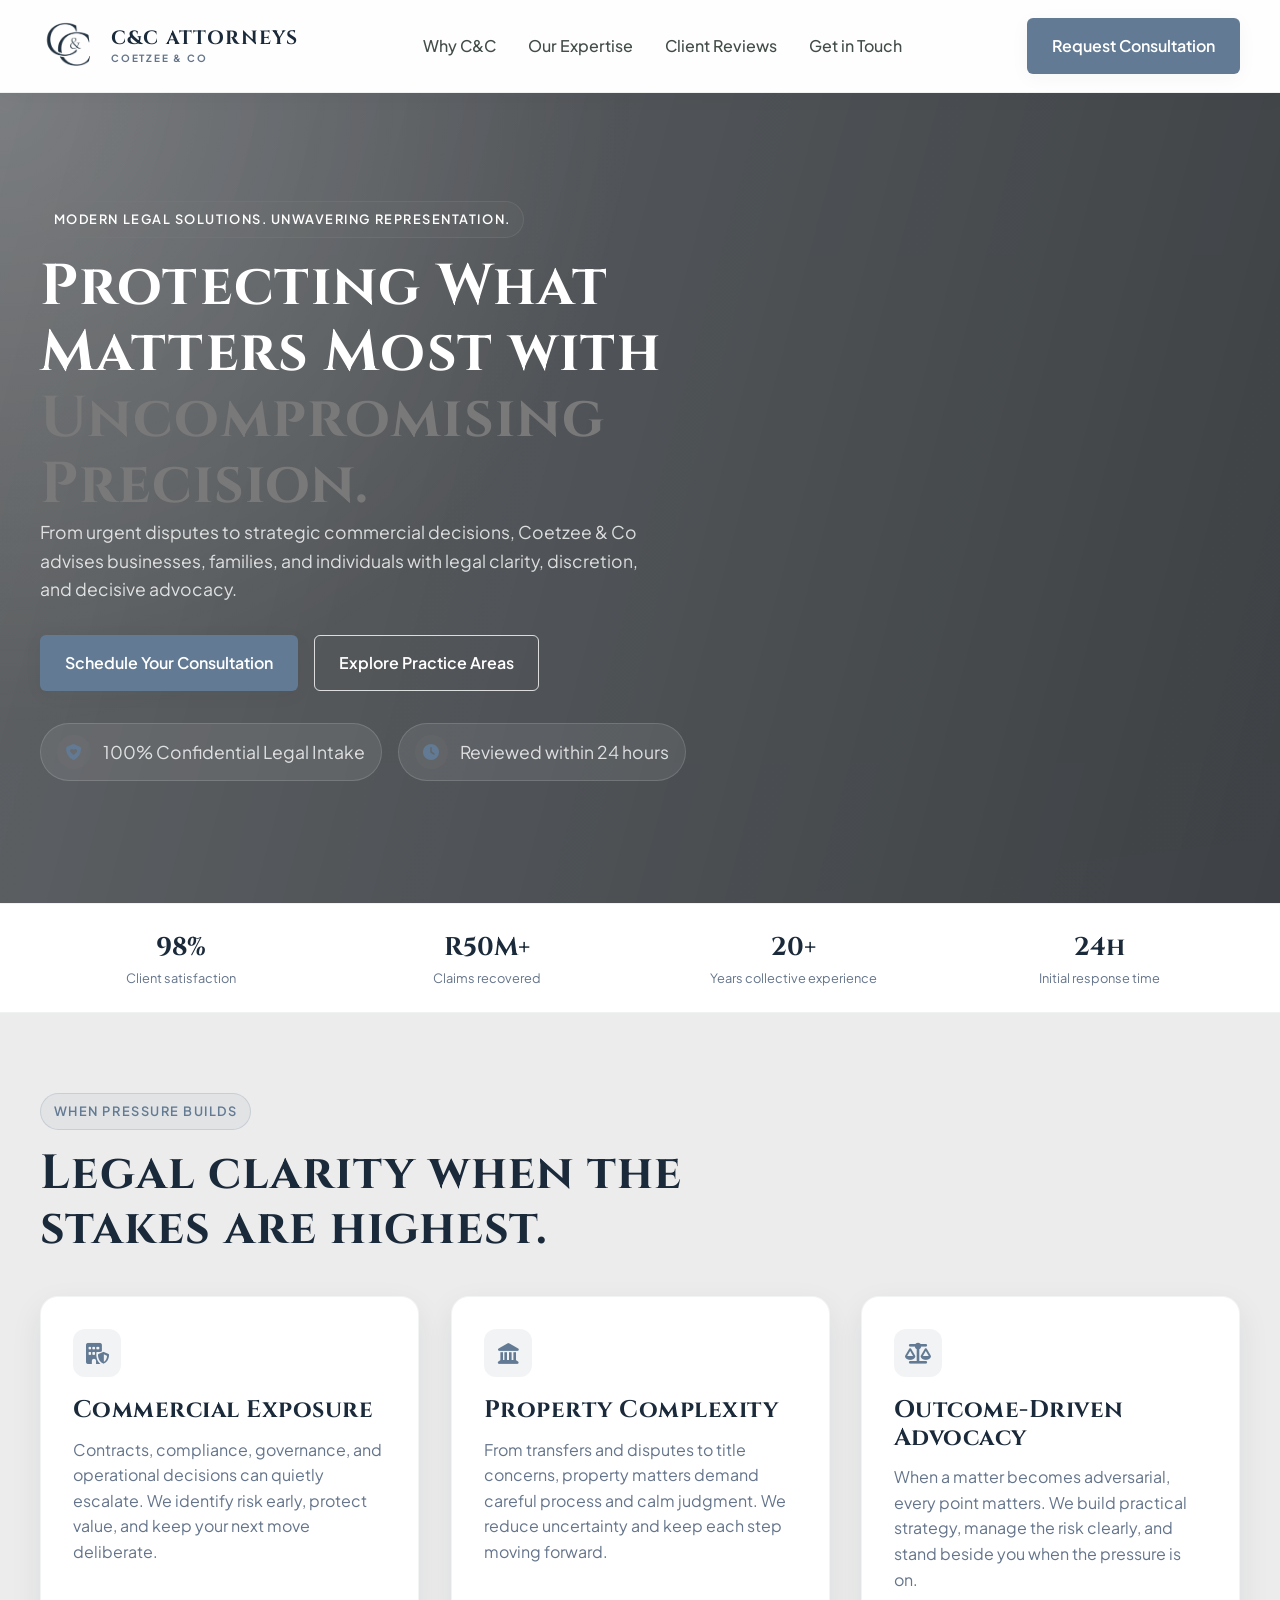
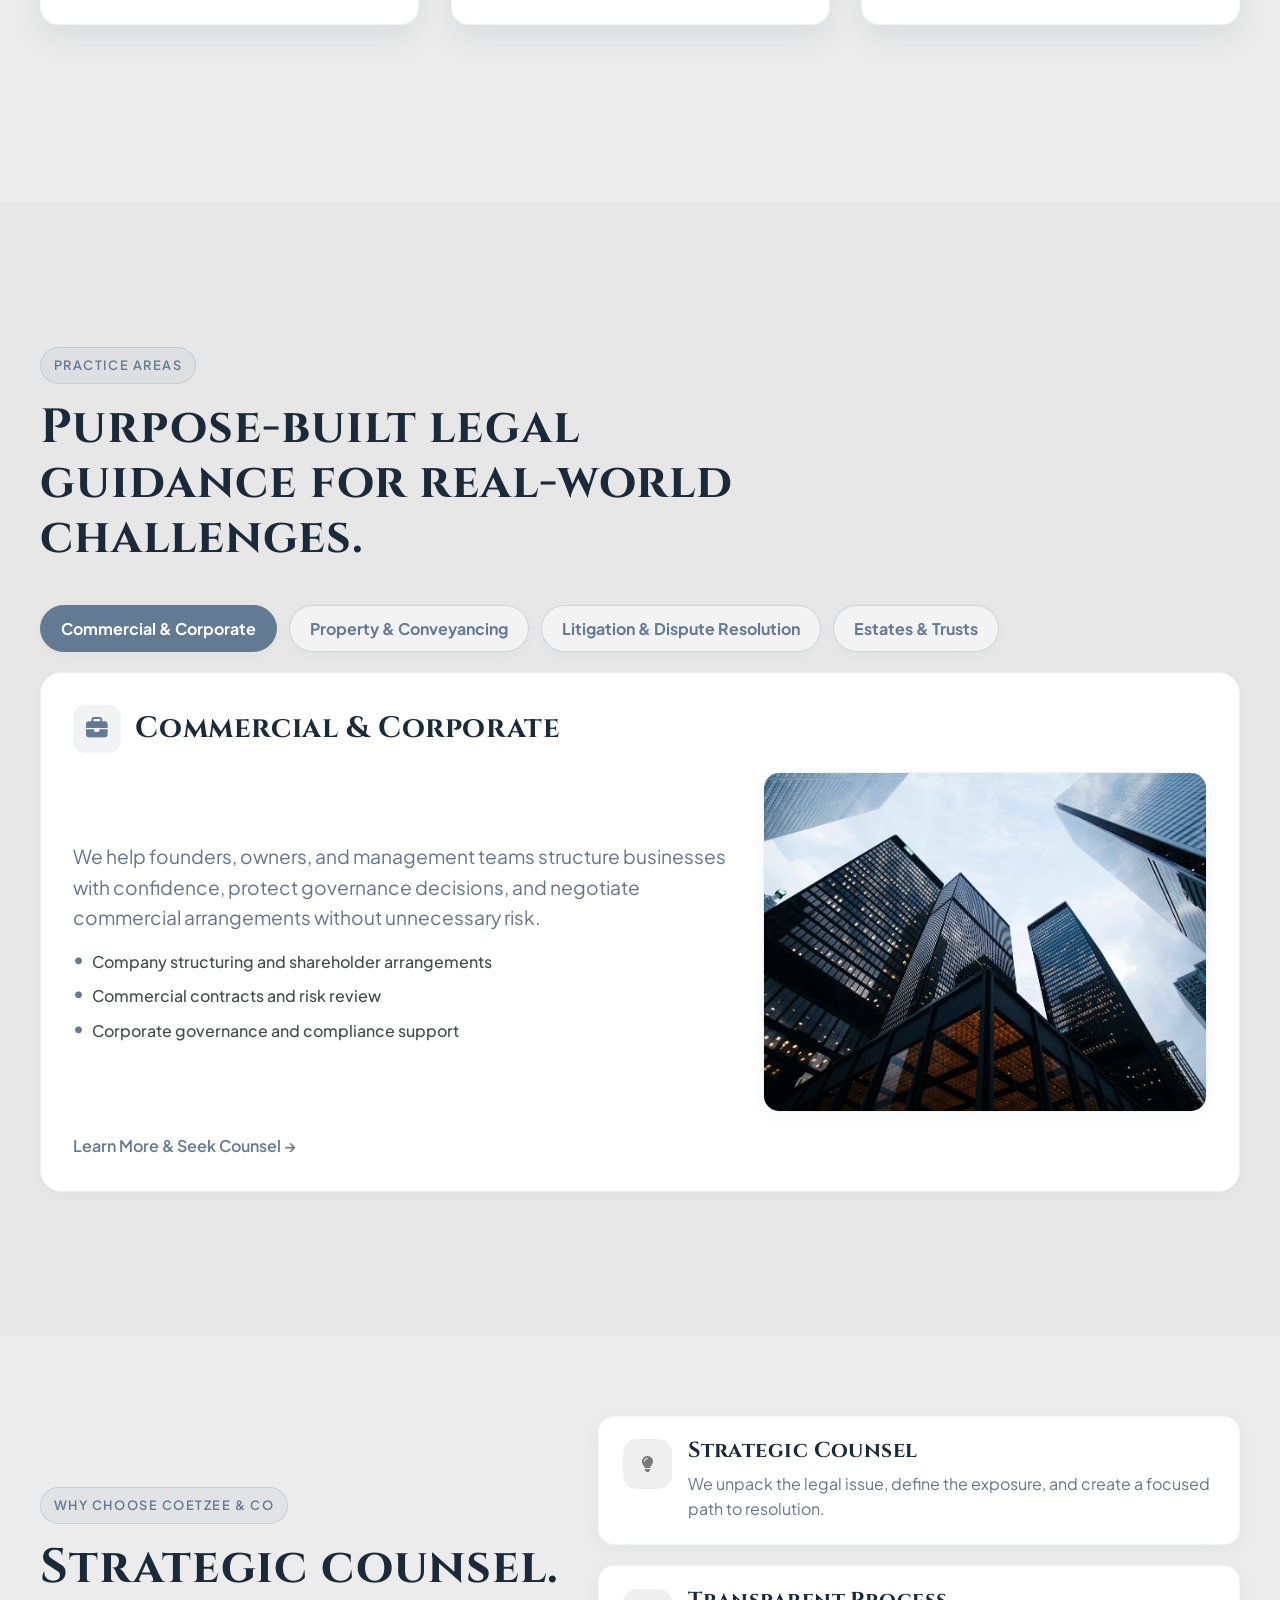
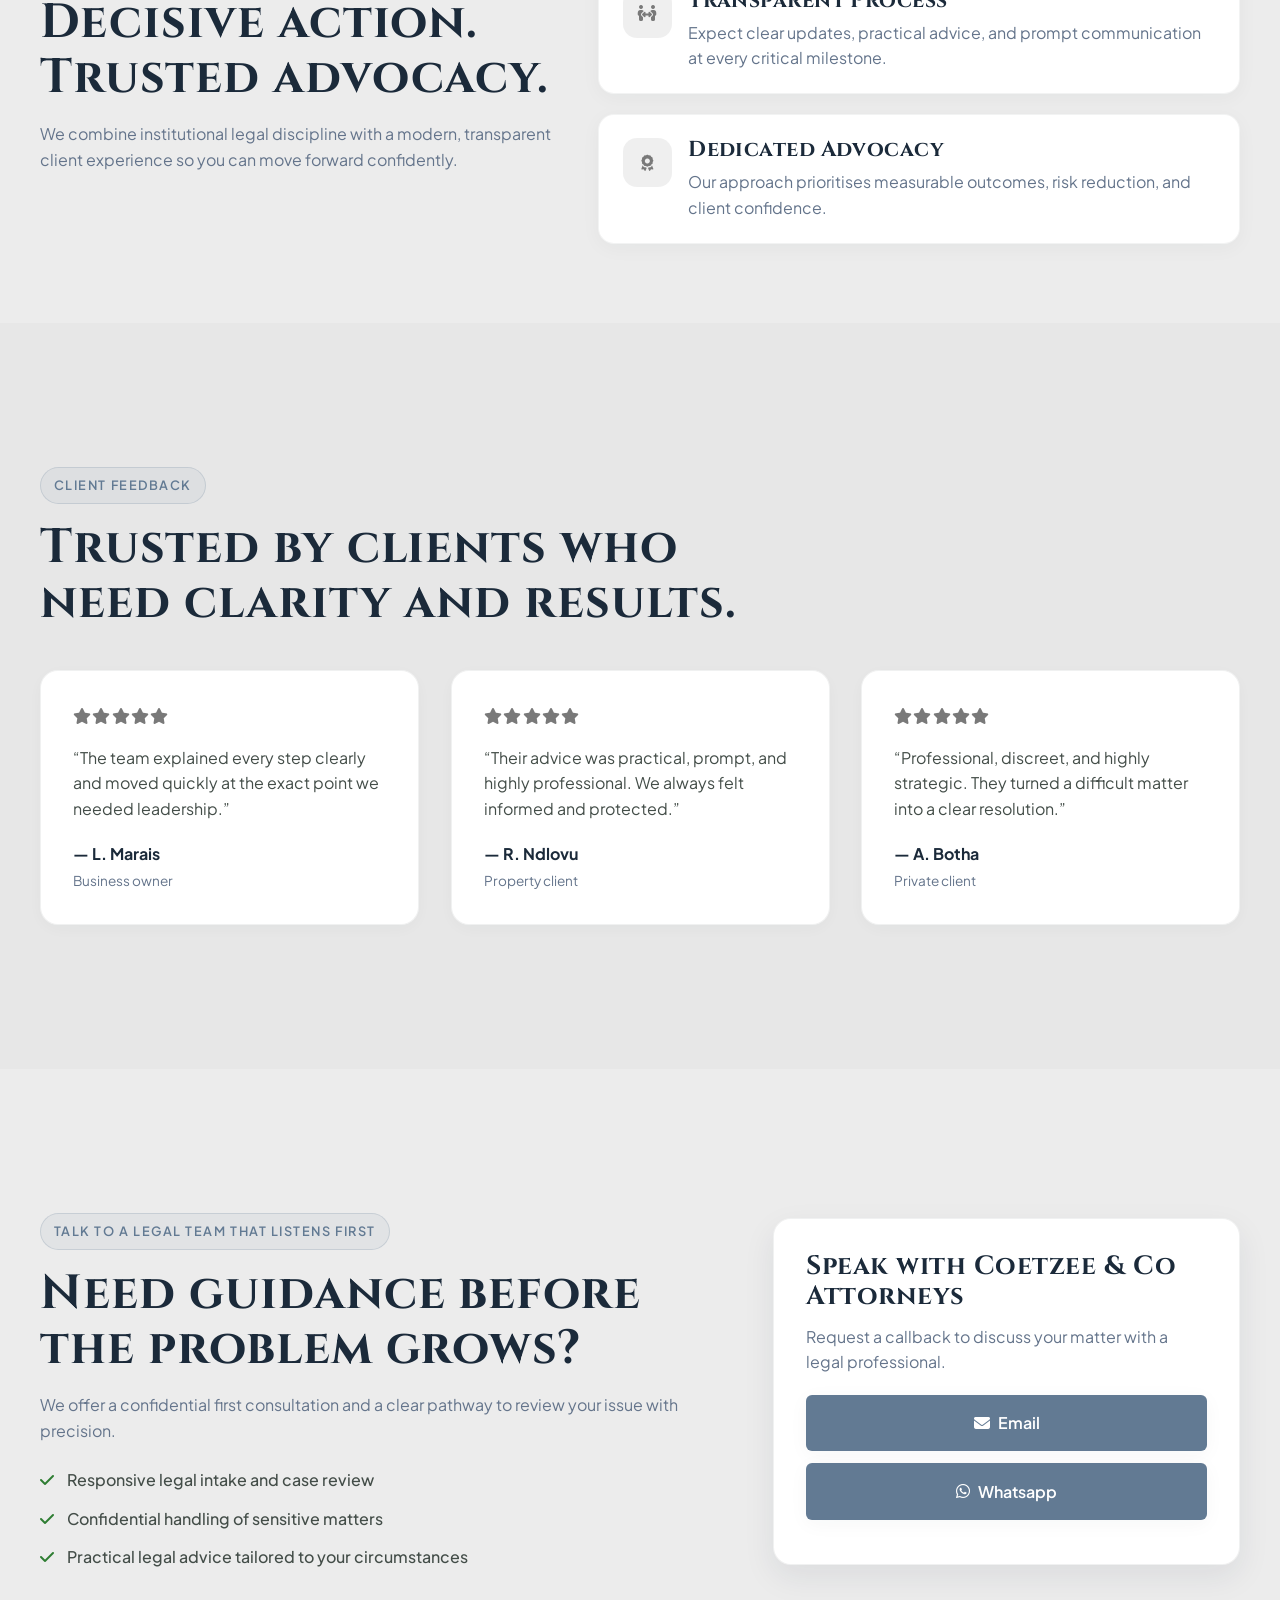
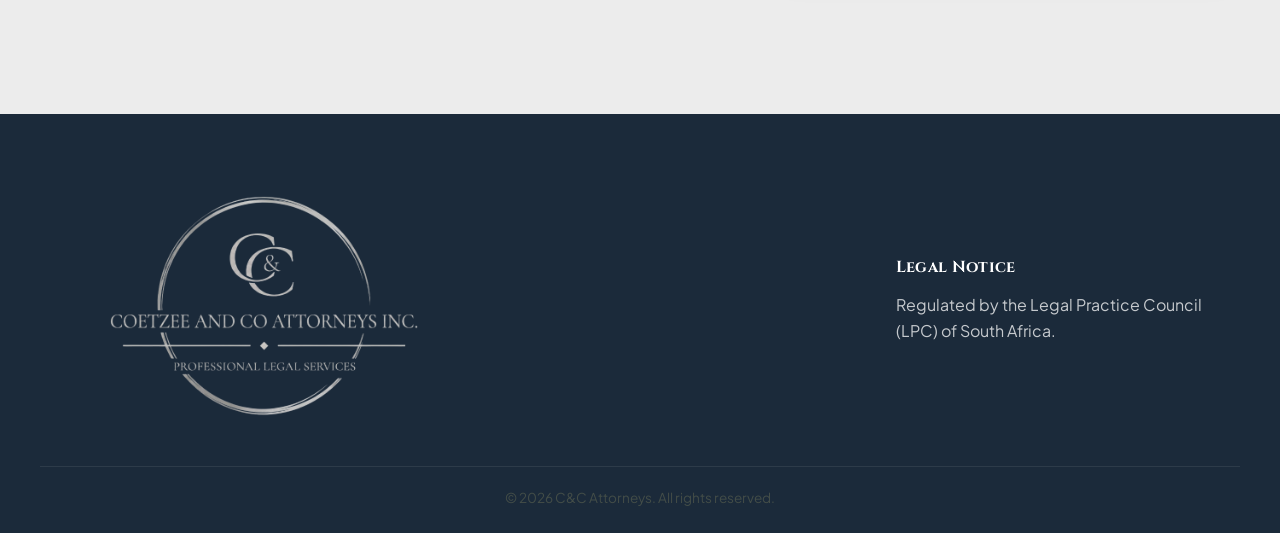
<file: index.html>
<!DOCTYPE html>
<html lang="en">
<head>
    <meta charset="UTF-8">
    <meta name="viewport" content="width=device-width, initial-scale=1.0">
    <title>C&C Attorneys | Legal Excellence</title>
    <meta name="description" content="C&C Attorneys offers modern, strategic legal guidance for commercial, property, litigation, and estate matters.">
    <link rel="preconnect" href="https://fonts.googleapis.com">
    <link rel="preconnect" href="https://fonts.gstatic.com" crossorigin>
    <link href="https://fonts.googleapis.com/css2?family=Cinzel:wght@500;600;700&family=Plus+Jakarta+Sans:wght@400;500;600;700;800&display=swap" rel="stylesheet">
    <link rel="stylesheet" href="https://cdnjs.cloudflare.com/ajax/libs/font-awesome/6.4.0/css/all.min.css">
    <link rel="stylesheet" href="./static/css/style.css">
    <link rel="shortcut icon" href="./static/images/favicon.ico">
    <link rel="manifest" href="./static/images/site.webmanifest">
</head>
<body>
    <header class="topbar">
        <div class="container header-inner">
            <a href="#" class="logo" aria-label="C&C Attorneys home">
                <img src="./static/images/Small_logo_dark.png" alt="C&C Attorneys logo">
                <div class="logo-text">
                    C&amp;C Attorneys
                    <span>Coetzee &amp; Co</span>
                </div>
            </a>
            <nav aria-label="Main navigation">
                <a href="#process">Why C&amp;C</a>
                <a href="#services">Our Expertise</a>
                <a href="#reviews">Client Reviews</a>
                <a href="#contact">Get in Touch</a>
            </nav>
            <a href="#contact" class="btn-primary">Request Consultation</a>
        </div>
    </header>

    <main>
        <section class="hero" id="about">
            <div class="container hero-inner">
                <div class="hero-copy">
                    <span class="eyebrow">Modern Legal Solutions. Unwavering Representation.</span>
                    <h1>Protecting What Matters Most with <span>Uncompromising Precision.</span></h1>
                    <p>From urgent disputes to strategic commercial decisions, Coetzee &amp; Co advises businesses, families, and individuals with legal clarity, discretion, and decisive advocacy.</p>

                    <div class="hero-actions">
                        <a href="#contact" class="btn-primary">Schedule Your Consultation</a>
                        <a href="#services" class="btn-secondary">Explore Practice Areas</a>
                    </div>

                    <div class="trust-strip">
                        <div class="trust-item">
                            <span class="icon-pill"><i class="fa-solid fa-shield-heart"></i></span>
                            <p>100% Confidential Legal Intake</p>
                        </div>
                        <div class="trust-item">
                            <span class="icon-pill"><i class="fa-solid fa-clock"></i></span>
                            <p>Reviewed within 24 hours</p>
                        </div>
                    </div>
                </div>
            </div>
        </section>

        <section class="pain-points" id="process" style="padding: 0 0 5rem 0; height: 100vh;">
            <div class="metrics-bar">
                <div class="container metrics-grid">
                    <div class="metric-item">
                        <strong>98%</strong>
                        <span>Client satisfaction</span>
                    </div>
                    <div class="metric-item">
                        <strong>R50M+</strong>
                        <span>Claims recovered</span>
                    </div>
                    <div class="metric-item">
                        <strong>20+</strong>
                        <span>Years collective experience</span>
                    </div>
                    <div class="metric-item">
                        <strong>24h</strong>
                        <span>Initial response time</span>
                    </div>
                </div>
            </div>
            <div class="container" style="padding: 5rem 0 0 0;">
                <div class="section-heading">
                    <span class="eyebrow dark">When pressure builds</span>
                    <h2>Legal clarity when the stakes are highest.</h2>
                </div>

                <div class="feature-grid">
                    <article class="feature-card">
                        <i class="fa-solid fa-building-shield"></i>
                        <h3>Commercial Exposure</h3>
                        <p>Contracts, compliance, governance, and operational decisions can quietly escalate. We identify risk early, protect value, and keep your next move deliberate.</p>
                    </article>
                    <article class="feature-card">
                        <i class="fa-solid fa-landmark"></i>
                        <h3>Property Complexity</h3>
                        <p>From transfers and disputes to title concerns, property matters demand careful process and calm judgment. We reduce uncertainty and keep each step moving forward.</p>
                    </article>
                    <article class="feature-card">
                        <i class="fa-solid fa-scale-balanced"></i>
                        <h3>Outcome-Driven Advocacy</h3>
                        <p>When a matter becomes adversarial, every point matters. We build practical strategy, manage the risk clearly, and stand beside you when the pressure is on.</p>
                    </article>
                </div>
            </div>
        </section>

        <section class="services section-reveal section-services" id="services" style="padding: 9rem 0;">
            <div class="container">
                <div class="section-heading">
                    <span class="eyebrow dark">Practice Areas</span>
                    <h2>Purpose-built legal guidance for real-world challenges.</h2>
                </div>

                <div class="service-tabs" data-service-tabs>
                    <div class="service-tab-list" role="tablist" aria-label="Practice areas">
                        <button class="service-tab is-active" id="service-tab-commercial" type="button" role="tab" aria-selected="true" aria-controls="service-panel-commercial" data-tab-target="commercial">Commercial &amp; Corporate</button>
                        <button class="service-tab" id="service-tab-property" type="button" role="tab" aria-selected="false" aria-controls="service-panel-property" data-tab-target="property">Property &amp; Conveyancing</button>
                        <button class="service-tab" id="service-tab-litigation" type="button" role="tab" aria-selected="false" aria-controls="service-panel-litigation" data-tab-target="litigation">Litigation &amp; Dispute Resolution</button>
                        <button class="service-tab" id="service-tab-estates" type="button" role="tab" aria-selected="false" aria-controls="service-panel-estates" data-tab-target="estates">Estates &amp; Trusts</button>
                    </div>

                    <article class="service-panel is-active" id="service-panel-commercial" role="tabpanel" aria-labelledby="service-tab-commercial" tabindex="0">
                        <div class="service-panel-header">
                            <i class="fa-solid fa-briefcase"></i>
                            <h3>Commercial &amp; Corporate</h3>
                        </div>
                        <div class="service-panel-body">
                            <div class="service-panel-copy">
                                <p style="font-size:1.2rem;">We help founders, owners, and management teams structure businesses with confidence, protect governance decisions, and negotiate commercial arrangements without unnecessary risk.</p>
                                <ul style="font-size:1rem;">
                                    <li>Company structuring and shareholder arrangements</li>
                                    <li>Commercial contracts and risk review</li>
                                    <li>Corporate governance and compliance support</li>
                                </ul>
                            </div>
                            <img src="./static/images/commercial.avif" alt="Classical law office building">
                        </div>
                        <a href="#contact">Learn More &amp; Seek Counsel <span>→</span></a>
                    </article>

                    <article class="service-panel" id="service-panel-property" role="tabpanel" aria-labelledby="service-tab-property" tabindex="0" hidden>
                        <div class="service-panel-header">
                            <i class="fa-solid fa-building-columns"></i>
                            <h3>Property &amp; Conveyancing</h3>
                        </div>
                        <div class="service-panel-body">
                            <div class="service-panel-copy">
                                <p style="font-size:1.2rem;">From acquisition to transfer, lease negotiation to title review, we guide property transactions with precision, diligence, and a close eye on risk and timing.</p>
                                <ul style="font-size:1rem;">
                                    <li>Commercial and residential conveyancing</li>
                                    <li>Lease review and negotiations</li>
                                    <li>Bond registration and title due diligence</li>
                                </ul>
                            </div>
                            <img src="./static/images/home.avif" alt="Modern property development exterior">
                        </div>
                        <a href="#contact">Learn More &amp; Seek Counsel <span>→</span></a>
                    </article>

                    <article class="service-panel" id="service-panel-litigation" role="tabpanel" aria-labelledby="service-tab-litigation" tabindex="0" hidden>
                        <div class="service-panel-header">
                            <i class="fa-solid fa-gavel"></i>
                            <h3>Litigation &amp; Dispute Resolution</h3>
                        </div>
                        <div class="service-panel-body">
                            <div class="service-panel-copy">
                                <p style="font-size:1.2rem;">When disputes become complex, we move decisively. Our approach balances strategic advocacy, commercial judgment, and practical risk management at every stage.</p>
                                <ul style="font-size:1rem;">
                                    <li>Civil and commercial dispute strategy</li>
                                    <li>Negotiation, mediation and tribunal advocacy</li>
                                    <li>Evidence-led preparation and case direction</li>
                                </ul>
                            </div>
                            <img src="./static/images/lady_justice.avif" style="object-position: top;" alt="Historic courthouse and legal architecture">
                        </div>
                        <a href="#contact">Learn More &amp; Seek Counsel <span>→</span></a>
                    </article>

                    <article class="service-panel" id="service-panel-estates" role="tabpanel" aria-labelledby="service-tab-estates" tabindex="0" hidden>
                        <div class="service-panel-header">
                            <i class="fa-solid fa-file-contract"></i>
                            <h3>Estates &amp; Trusts</h3>
                        </div>
                        <div class="service-panel-body">
                            <div class="service-panel-copy">
                                <p style="font-size:1.2rem;">We help families and individuals plan with clarity, protect legacy interests, and administer estates with sensitivity, transparency, and legal discipline.</p>
                                <ul style="font-size:1rem;">
                                    <li>Wills and succession planning</li>
                                    <li>Trust creation and administration</li>
                                    <li>Estate administration and family conflict support</li>
                                </ul>
                            </div>
                            <img src="./static/images/generations.avif" alt="Classical heritage and estate architecture">
                        </div>
                        <a href="#contact">Learn More &amp; Seek Counsel <span>→</span></a>
                    </article>
                </div>
            </div>
        </section>

        <section class="why-us section-reveal section-why">
            <div class="container why-grid">
                <div class="why-copy">
                    <span class="eyebrow dark">Why choose Coetzee &amp; Co</span>
                    <h2>Strategic counsel. Decisive action. Trusted advocacy.</h2>
                    <p>We combine institutional legal discipline with a modern, transparent client experience so you can move forward confidently.</p>
                </div>
                <div class="why-list">
                    <div class="why-item">
                        <div class="why-icon"><i class="fa-solid fa-lightbulb"></i></div>
                        <div>
                            <h3>Strategic Counsel</h3>
                            <p>We unpack the legal issue, define the exposure, and create a focused path to resolution.</p>
                        </div>
                    </div>
                    <div class="why-item">
                        <div class="why-icon"><i class="fa-solid fa-people-arrows"></i></div>
                        <div>
                            <h3>Transparent Process</h3>
                            <p>Expect clear updates, practical advice, and prompt communication at every critical milestone.</p>
                        </div>
                    </div>
                    <div class="why-item">
                        <div class="why-icon"><i class="fa-solid fa-award"></i></div>
                        <div>
                            <h3>Dedicated Advocacy</h3>
                            <p>Our approach prioritises measurable outcomes, risk reduction, and client confidence.</p>
                        </div>
                    </div>
                </div>
            </div>
        </section>

        <section class="reviews section-reveal section-reviews" style="padding: 9rem 0;" id="reviews">
            <div class="container">
                <div class="section-heading">
                    <span class="eyebrow dark">Client feedback</span>
                    <h2>Trusted by clients who need clarity and results.</h2>
                </div>

                <div class="review-grid">
                    <article class="review-card">
                        <div class="stars" aria-label="Five star review">
                            <i class="fa-solid fa-star"></i><i class="fa-solid fa-star"></i><i class="fa-solid fa-star"></i><i class="fa-solid fa-star"></i><i class="fa-solid fa-star"></i>
                        </div>
                        <p>“The team explained every step clearly and moved quickly at the exact point we needed leadership.”</p>
                        <div class="reviewer"><strong>— L. Marais</strong><span>Business owner</span></div>
                    </article>
                    <article class="review-card">
                        <div class="stars" aria-label="Five star review">
                            <i class="fa-solid fa-star"></i><i class="fa-solid fa-star"></i><i class="fa-solid fa-star"></i><i class="fa-solid fa-star"></i><i class="fa-solid fa-star"></i>
                        </div>
                        <p>“Their advice was practical, prompt, and highly professional. We always felt informed and protected.”</p>
                        <div class="reviewer"><strong>— R. Ndlovu</strong><span>Property client</span></div>
                    </article>
                    <article class="review-card">
                        <div class="stars" aria-label="Five star review">
                            <i class="fa-solid fa-star"></i><i class="fa-solid fa-star"></i><i class="fa-solid fa-star"></i><i class="fa-solid fa-star"></i><i class="fa-solid fa-star"></i>
                        </div>
                        <p>“Professional, discreet, and highly strategic. They turned a difficult matter into a clear resolution.”</p>
                        <div class="reviewer"><strong>— A. Botha</strong><span>Private client</span></div>
                    </article>
                </div>
            </div>
        </section>

        <section class="consultation-callout section-reveal section-callout" style="padding: 9rem 0;" id="contact">
            <div class="container consultation-layout">
                <div class="callout-copy">
                    <span class="eyebrow dark">Talk to a legal team that listens first</span>
                    <h2>Need guidance before the problem grows?</h2>
                    <p>We offer a confidential first consultation and a clear pathway to review your issue with precision.</p>
                    <ul>
                        <li><i class="fa-solid fa-check"></i> Responsive legal intake and case review</li>
                        <li><i class="fa-solid fa-check"></i> Confidential handling of sensitive matters</li>
                        <li><i class="fa-solid fa-check"></i> Practical legal advice tailored to your circumstances</li>
                    </ul>
                </div>
                <div class="callout-card">
                    <h3>Speak with Coetzee &amp; Co Attorneys</h3>
                    <p>Request a callback to discuss your matter with a legal professional.</p>
                    <a href="mailto:admin@cncattorneys.co.za" class="btn-primary wide"><i class="fa-solid fa-envelope" style="margin-right: 5px;"></i>&nbsp;Email</a>
                    <a href="https://wa.me/+27825533723" class="btn-primary wide"><i class="fa-brands fa-whatsapp" style="margin-right: 5px;"></i>&nbsp;Whatsapp</a>
                </div>
            </div>
        </section>
    </main>

    <footer>
        <div class="container footer-grid">
            <div class="footer-col brand-column">
                <img src="./static/images/Big_logo.png" alt="C&C Attorneys logo">
            </div>
            <div class="footer-col"></div>
            <div class="footer-col" style="align-content: center;">
                <h4>Legal Notice</h4>
                <p>Regulated by the Legal Practice Council (LPC) of South Africa.</p>
            </div>
        </div>
        <div class="container footer-bottom">
            <p>&copy; 2026 C&amp;C Attorneys. All rights reserved.</p>
        </div>
    </footer>

    <script>
        document.addEventListener('DOMContentLoaded', () => {
            requestAnimationFrame(() => {
                document.body.classList.add('is-ready');
            });

            const painPoints = document.querySelector('.pain-points');
            if (painPoints) {
                let hasAnimated = false;

                const revealSection = () => {
                    if (hasAnimated) return;
                    hasAnimated = true;
                    requestAnimationFrame(() => {
                        painPoints.classList.add('is-visible');
                    });
                };

                const observer = new IntersectionObserver((entries, currentObserver) => {
                    if (entries.some((entry) => entry.isIntersecting)) {
                        revealSection();
                        currentObserver.disconnect();
                    }
                }, {
                    threshold: [0.15, 0.3],
                    rootMargin: '0px 0px -8% 0px'
                });

                observer.observe(painPoints);
            }

            const revealSections = document.querySelectorAll('.section-reveal');
            if (revealSections.length) {
                const revealObserver = new IntersectionObserver((entries, observer) => {
                    entries.forEach((entry) => {
                        if (entry.isIntersecting) {
                            entry.target.classList.add('is-visible');
                            observer.unobserve(entry.target);
                        }
                    });
                }, {
                    threshold: [0.14, 0.28],
                    rootMargin: '0px 0px -8% 0px'
                });

                revealSections.forEach((section) => revealObserver.observe(section));
            }

            const serviceTabGroups = document.querySelectorAll('[data-service-tabs]');
            serviceTabGroups.forEach((group) => {
                const tabs = Array.from(group.querySelectorAll('.service-tab'));
                const panels = Array.from(group.querySelectorAll('.service-panel'));

                const activateTab = (tab) => {
                    const targetPanelId = tab.getAttribute('aria-controls');

                    tabs.forEach((item) => {
                        const isActive = item === tab;
                        item.classList.toggle('is-active', isActive);
                        item.setAttribute('aria-selected', String(isActive));
                        item.tabIndex = isActive ? 0 : -1;
                    });

                    panels.forEach((panel) => {
                        const isActive = panel.id === targetPanelId;
                        panel.classList.toggle('is-active', isActive);
                        panel.hidden = !isActive;
                    });
                };

                tabs.forEach((tab, index) => {
                    tab.tabIndex = index === 0 ? 0 : -1;
                    tab.addEventListener('click', () => activateTab(tab));
                    tab.addEventListener('keydown', (event) => {
                        if (!['ArrowRight', 'ArrowLeft', 'Home', 'End'].includes(event.key)) return;
                        event.preventDefault();

                        const currentIndex = tabs.indexOf(tab);
                        let nextIndex = currentIndex;

                        if (event.key === 'ArrowRight') {
                            nextIndex = (currentIndex + 1) % tabs.length;
                        } else if (event.key === 'ArrowLeft') {
                            nextIndex = (currentIndex - 1 + tabs.length) % tabs.length;
                        } else if (event.key === 'Home') {
                            nextIndex = 0;
                        } else if (event.key === 'End') {
                            nextIndex = tabs.length - 1;
                        }

                        tabs[nextIndex].focus();
                        activateTab(tabs[nextIndex]);
                    });
                });
            });
        });
    </script>
</body>
</html>
</file>
<file: static/css/style.css>
:root {
    --title: #1b2a3a;
    --button: #627a93;
    --hover: #4a5f75;
    --text: #434d48;
    --text-muted: #64748b;
    --white: #ffffff;
    --back: #ececec;
    --accent-platinum: #797979;
    --glass-navy: rgba(27, 42, 58, 0.85);
    --glass-border: rgba(255, 255, 255, 0.12);
    --shadow-subtle: 0 4px 20px rgba(27, 42, 58, 0.04);
    --shadow-hover: 0 12px 32px rgba(27, 42, 58, 0.08);
    --shadow-modal: 0 24px 48px rgba(0, 0, 0, 0.16);
    --ease-out: cubic-bezier(0.16, 1, 0.3, 1);
    --transition-fast: 200ms var(--ease-out);
    --transition-smooth: 400ms var(--ease-out);
    --success: #2e7d32;
    --accent-gold: var(--accent-platinum);
    --overlay-dark: var(--glass-navy);
    --shadow-sm: var(--shadow-subtle);
    --shadow-md: var(--shadow-hover);
    --shadow-lg: var(--shadow-modal);
    --font-display: 'Cinzel', 'Georgia', serif;
    --font-body: 'Plus Jakarta Sans', 'Segoe UI', sans-serif;
}

* {
    margin: 0;
    padding: 0;
    box-sizing: border-box;
}

html {
    scroll-behavior: smooth;
}

body {
    background: var(--back);
    color: var(--text);
    font-family: var(--font-body);
    line-height: 1.6;
    min-height: 100vh;
    overflow-x: hidden;
}

img {
    max-width: 100%;
    display: block;
}

a {
    color: inherit;
}

button,
input,
select,
textarea {
    font: inherit;
}

h1, h2, h3, h4 {
    color: var(--title);
    font-family: var(--font-display);
    letter-spacing: 0.02em;
    line-height: 1.15;
}

p {
    color: var(--text);
}

.container {
    width: min(1200px, calc(100% - 2rem));
    margin: 0 auto;
}

.utility-bar {
    background: var(--title);
    color: rgba(255, 255, 255, 0.9);
    border-bottom: 1px solid rgba(197, 160, 89, 0.4);
    font-size: 0.82rem;
}

.utility-inner {
    display: flex;
    align-items: center;
    justify-content: space-between;
    gap: 1.5rem;
    min-height: 44px;
}

.utility-inner span,
.utility-inner a {
    display: inline-flex;
    align-items: center;
    gap: 0.5rem;
    color: rgba(255,255,255,0.9);
    text-decoration: none;
}

.utility-inner a {
    font-weight: 600;
    color: var(--accent-platinum);
}

.topbar {
    position: sticky;
    top: 0;
    z-index: 50;
    background: rgba(255, 255, 255, 0.92);
    backdrop-filter: blur(10px);
    box-shadow: var(--shadow-sm);
    border-bottom: 1px solid rgba(4, 25, 20, 0.06);
}

.header-inner {
    display: flex;
    align-items: center;
    justify-content: space-between;
    min-height: 92px;
    gap: 1.2rem;
}

.logo {
    display: inline-flex;
    align-items: center;
    gap: 0.8rem;
    text-decoration: none;
    color: var(--title);
}

.logo i {
    color: var(--button);
    font-size: 1.8rem;
}

.logo-text {
    font-family: var(--font-display);
    font-size: 1.2rem;
    font-weight: 700;
    line-height: 1.1;
    letter-spacing: 0.06em;
    text-transform: uppercase;
}

.logo-text span {
    display: block;
    font-size: 0.62rem;
    font-family: var(--font-body);
    color: var(--text-muted);
    letter-spacing: 0.18em;
    margin-top: 0.2rem;
    text-transform: uppercase;
}

nav {
    display: flex;
    align-items: center;
    gap: 2rem;
}

nav a {
    text-decoration: none;
    color: var(--text);
    font-weight: 500;
    font-size: 1rem;
    transition: color 0.2s ease;
}

nav a:hover {
    color: var(--button);
}

.btn-primary,
.btn-secondary {
    display: inline-flex;
    align-items: center;
    justify-content: center;
    min-height: 48px;
    padding: 0.9rem 1.5rem;
    border-radius: 6px;
    font-weight: 600;
    text-decoration: none;
    transition: all 0.2s ease;
    border: 1px solid transparent;
    cursor: pointer;
}

.btn-primary {
    background: var(--button);
    color: var(--white);
    box-shadow: var(--shadow-sm);
}

.btn-primary:hover {
    background: var(--hover);
    transform: translateY(-1px);
}

.btn-secondary {
    background: transparent;
    border-color: rgba(255,255,255,0.8);
    color: var(--white);
}

.btn-secondary:hover {
    background: rgba(255,255,255,0.08);
}

.wide {
    width: 100%;
}

.hero {
    position: relative;
    isolation: isolate;
    overflow: hidden;
    padding: 5.5rem 0 4.5rem;
    background: rgba(12, 24, 32, 0.28);
    height: 90vh;
}

.hero::before {
    content: "";
    position: absolute;
    inset: -2%;
    background:
        linear-gradient(105deg, rgba(8, 12, 18, 0.46), rgba(8, 12, 18, 0.68)),
        url('https://cdn.prod.website-files.com/6465bebdc105799595c7d0ba/672b598eb7b1ed87c1059fa4_hero.avif') center/cover no-repeat;
    transform: scale(1.08);
    filter: blur(2px) saturate(0.9) brightness(0.82);
    opacity: 0;
    z-index: -2;
}

.hero::after {
    content: "";
    position: absolute;
    inset: 0;
    background: radial-gradient(circle at top left, rgba(255, 255, 255, 0.18), transparent 42%);
    z-index: -1;
}

body.is-ready .hero::before {
    animation: heroBackgroundReveal 1.35s var(--ease-out) 0.08s forwards;
}

.hero-inner {
    display: grid;
    grid-template-columns: 1.15fr 0.85fr;
    align-items: center;
    gap: 3rem;
    min-height: 620px;
}

.hero-copy {
    position: relative;
    z-index: 1;
    color: var(--white);
    opacity: 0;
    transform: translateY(24px);
}

body.is-ready .hero-copy {
    animation: heroTextReveal 0.8s var(--ease-out) 0.15s forwards;
}

.hero-copy > * {
    opacity: 0;
    transform: translateY(24px);
}

body.is-ready .hero-copy > * {
    animation: heroTextReveal 0.8s var(--ease-out) forwards;
}

body.is-ready .hero-copy .eyebrow {
    animation-delay: 0.22s;
}

body.is-ready .hero-copy h1 {
    animation-delay: 0.36s;
}

body.is-ready .hero-copy p {
    animation-delay: 0.48s;
}

body.is-ready .hero-copy .hero-actions {
    animation-delay: 0.6s;
}

body.is-ready .hero-copy .trust-strip {
    animation-delay: 0.75s;
}

.pain-points {
    opacity: 0;
    transform: translateY(22px);
    will-change: transform, opacity;
}

.pain-points.is-visible {
    animation: sectionFadeIn 0.9s var(--ease-out) 0.18s forwards;
}

.metrics-bar,
.section-heading,
.metric-item,
.feature-card {
    opacity: 0;
    will-change: transform, opacity;
}

.pain-points.is-visible .metrics-bar {
    animation: sectionFadeIn 0.8s var(--ease-out) 0.28s forwards;
}

.pain-points.is-visible .metric-item {
    animation: metricReveal 0.8s var(--ease-out) forwards;
}

.pain-points.is-visible .metric-item:nth-child(1) { animation-delay: 0.38s; }
.pain-points.is-visible .metric-item:nth-child(2) { animation-delay: 0.48s; }
.pain-points.is-visible .metric-item:nth-child(3) { animation-delay: 0.58s; }
.pain-points.is-visible .metric-item:nth-child(4) { animation-delay: 0.68s; }

.pain-points.is-visible .section-heading {
    animation: sectionFadeIn 0.85s var(--ease-out) 0.52s forwards;
}

.pain-points.is-visible .feature-card {
    animation: cardLiftIn 0.9s var(--ease-out) forwards;
}

.pain-points.is-visible .feature-card:nth-child(1) { animation-delay: 0.66s; }
.pain-points.is-visible .feature-card:nth-child(2) { animation-delay: 0.78s; }
.pain-points.is-visible .feature-card:nth-child(3) { animation-delay: 0.9s; }

.section-reveal {
    opacity: 0;
    transform: translateY(30px);
    will-change: transform, opacity;
}

.section-reveal.is-visible {
    animation: sectionReveal 0.9s var(--ease-out) forwards;
}

.section-reveal .section-heading,
.section-reveal .service-tab-list,
.section-reveal .service-panel,
.section-reveal .service-tab,
.section-reveal .why-copy,
.section-reveal .why-item,
.section-reveal .review-card,
.section-reveal .callout-copy,
.section-reveal .callout-card {
    opacity: 0;
}

.section-services.is-visible .section-heading {
    animation: sectionReveal 0.8s var(--ease-out) 0.12s forwards;
}

.section-services.is-visible .service-tab-list {
    animation: tabReveal 0.7s var(--ease-out) 0.2s forwards;
}

.section-services.is-visible .service-tab {
    animation: tabReveal 0.7s var(--ease-out) forwards;
}

.section-services.is-visible .service-tab:nth-child(1) { animation-delay: 0.22s; }
.section-services.is-visible .service-tab:nth-child(2) { animation-delay: 0.29s; }
.section-services.is-visible .service-tab:nth-child(3) { animation-delay: 0.36s; }
.section-services.is-visible .service-tab:nth-child(4) { animation-delay: 0.43s; }

.section-services.is-visible .service-panel {
    animation: panelLift 0.8s var(--ease-out) 0.12s forwards;
}

.section-why.is-visible .why-copy {
    animation: sectionReveal 0.8s var(--ease-out) 0.12s forwards;
}

.section-why.is-visible .why-item {
    animation: whyItemReveal 0.75s var(--ease-out) forwards;
}

.section-why.is-visible .why-item:nth-child(1) { animation-delay: 0.22s; }
.section-why.is-visible .why-item:nth-child(2) { animation-delay: 0.32s; }
.section-why.is-visible .why-item:nth-child(3) { animation-delay: 0.42s; }

.section-reviews.is-visible .section-heading {
    animation: sectionReveal 0.8s var(--ease-out) 0.1s forwards;
}

.section-reviews.is-visible .review-card {
    animation: reviewReveal 0.9s var(--ease-out) forwards;
}

.section-reviews.is-visible .review-card:nth-child(1) { animation-delay: 0.18s; }
.section-reviews.is-visible .review-card:nth-child(2) { animation-delay: 0.3s; }
.section-reviews.is-visible .review-card:nth-child(3) { animation-delay: 0.42s; }

.section-callout.is-visible .callout-copy {
    animation: calloutRevealLeft 0.8s var(--ease-out) 0.12s forwards;
}

.section-callout.is-visible .callout-card {
    animation: calloutRevealRight 0.85s var(--ease-out) 0.24s forwards;
}

.eyebrow {
    display: inline-block;
    margin-bottom: 1rem;
    padding: 0.45rem 0.8rem;
    border-radius: 999px;
    background: rgba(121, 121, 121, 0.14);
    border: 1px solid rgba(121, 121, 121,0.45);
    color: var(--white);
    font-size: 0.8rem;
    text-transform: uppercase;
    letter-spacing: 0.12em;
    font-weight: 600;
}

.eyebrow.dark {
    background: rgba(98, 122, 147, 0.08);
    border-color: rgba(98, 122, 147, 0.2);
    color: var(--button);
}

.hero-copy h1 {
    max-width: 750px;
    font-size: clamp(2.9rem, 5vw, 3.6rem);
    color: var(--white);
}

.hero-copy h1 span {
    color: var(--accent-platinum);
}

.hero-copy p {
    max-width: 620px;
    font-size: 1.1rem;
    color: rgba(255,255,255,0.8);
}

.hero-actions {
    display: flex;
    flex-wrap: wrap;
    gap: 1rem;
    margin-top: 2rem;
}

.trust-strip {
    display: flex;
    flex-wrap: wrap;
    gap: 1rem;
    margin-top: 2rem;
}

.trust-item {
    display: inline-flex;
    align-items: center;
    gap: 0.75rem;
    background: rgba(255,255,255,0.08);
    border: 1px solid rgba(255,255,255,0.14);
    border-radius: 999px;
    padding: 0.7rem 1rem;
    color: rgba(255,255,255,0.9);
}

.icon-pill {
    display: flex;
    align-items: center;
    justify-content: center;
    width: 2.1rem;
    height: 2.1rem;
    border-radius: 50%;
    background: rgba(121, 121, 121, 0.16);
    color: var(--button);
}

@keyframes heroBackgroundReveal {
    0% {
        opacity: 0;
        transform: scale(1.14);
        filter: blur(10px) saturate(0.7) brightness(0.7);
    }
    100% {
        opacity: 1;
        transform: scale(1.06);
        filter: blur(0) saturate(0.9) brightness(0.8);
    }
}

@keyframes heroTextReveal {
    0% {
        opacity: 0;
        transform: translateY(24px);
    }
    100% {
        opacity: 1;
        transform: translateY(0);
    }
}

@keyframes sectionFadeIn {
    0% {
        opacity: 0;
        transform: translateY(20px);
    }
    100% {
        opacity: 1;
        transform: translateY(0);
    }
}

@keyframes metricReveal {
    0% {
        opacity: 0;
        transform: translateY(18px);
    }
    100% {
        opacity: 1;
        transform: translateY(0);
    }
}

@keyframes cardLiftIn {
    0% {
        opacity: 0;
        transform: translateY(26px) scale(0.985);
    }
    100% {
        opacity: 1;
        transform: translateY(0) scale(1);
    }
}

@keyframes sectionReveal {
    0% {
        opacity: 0;
        transform: translateY(28px);
    }
    100% {
        opacity: 1;
        transform: translateY(0);
    }
}

@keyframes tabReveal {
    0% {
        opacity: 0;
        transform: translateY(18px);
    }
    100% {
        opacity: 1;
        transform: translateY(0);
    }
}

@keyframes panelLift {
    0% {
        opacity: 0;
        transform: translateY(20px) scale(0.985);
    }
    100% {
        opacity: 1;
        transform: translateY(0) scale(1);
    }
}

@keyframes whyItemReveal {
    0% {
        opacity: 0;
        transform: translateX(18px);
    }
    100% {
        opacity: 1;
        transform: translateX(0);
    }
}

@keyframes reviewReveal {
    0% {
        opacity: 0;
        transform: translateY(24px) rotate(0.8deg) scale(0.98);
    }
    100% {
        opacity: 1;
        transform: translateY(0) rotate(0) scale(1);
    }
}

@keyframes calloutRevealLeft {
    0% {
        opacity: 0;
        transform: translateX(-18px);
    }
    100% {
        opacity: 1;
        transform: translateX(0);
    }
}

@keyframes calloutRevealRight {
    0% {
        opacity: 0;
        transform: translateX(18px) scale(0.985);
    }
    100% {
        opacity: 1;
        transform: translateX(0) scale(1);
    }
}

@media (prefers-reduced-motion: reduce) {
    html {
        scroll-behavior: auto;
    }

    *, *::before, *::after {
        animation-duration: 0.01ms !important;
        animation-iteration-count: 1 !important;
        transition-duration: 0.01ms !important;
    }

    .hero::before {
        opacity: 1;
        transform: scale(1.06);
        filter: blur(0) saturate(1) brightness(0.8);
    }

    .hero-copy,
    .hero-copy > * {
        opacity: 1;
        transform: none;
    }

    .pain-points,
    .pain-points.is-visible,
    .pain-points.is-visible .metrics-bar,
    .pain-points.is-visible .section-heading,
    .pain-points.is-visible .metric-item,
    .pain-points.is-visible .feature-card,
    .section-reveal,
    .section-reveal.is-visible,
    .section-reveal .section-heading,
    .section-reveal .service-tab-list,
    .section-reveal .service-panel,
    .section-reveal .why-copy,
    .section-reveal .why-item,
    .section-reveal .review-card,
    .section-reveal .callout-copy,
    .section-reveal .callout-card,
    .section-services.is-visible .section-heading,
    .section-services.is-visible .service-tab-list,
    .section-services.is-visible .service-tab,
    .section-services.is-visible .service-panel,
    .section-why.is-visible .why-copy,
    .section-why.is-visible .why-item,
    .section-reviews.is-visible .section-heading,
    .section-reviews.is-visible .review-card,
    .section-callout.is-visible .callout-copy,
    .section-callout.is-visible .callout-card {
        opacity: 1;
        transform: none;
    }
}

.hero-panel {
    background: rgba(255,255,255,0.96);
    border: 1px solid rgba(4,25,20,0.06);
    box-shadow: var(--shadow-lg);
    border-radius: 22px;
    padding: 2rem;
}

.panel-badge {
    display: inline-flex;
    align-items: center;
    justify-content: center;
    margin-bottom: 0.75rem;
    padding: 0.5rem 0.8rem;
    border-radius: 999px;
    background: rgba(98, 122, 147, 0.12);
    color: var(--button);
    font-size: 0.7rem;
    font-weight: 700;
    letter-spacing: 0.1em;
    text-transform: uppercase;
}

.hero-panel h3 {
    margin-bottom: 1.25rem;
    font-size: clamp(1.75rem, 3vw, 2.2rem);
}

.form-group {
    margin-bottom: 1.1rem;
}

.form-group label {
    display: block;
    margin-bottom: 0.45rem;
    color: var(--text);
    font-weight: 600;
    font-size: 0.82rem;
}

.form-group input,
.form-group select,
.form-group textarea {
    width: 100%;
    padding: 0.9rem 1rem;
    border-radius: 10px;
    border: 1px solid rgba(67, 77, 72, 0.18);
    background: #f8f8f8;
    color: var(--text);
    transition: border-color 0.2s ease, box-shadow 0.2s ease;
}

.form-group input:focus,
.form-group select:focus,
.form-group textarea:focus {
    outline: none;
    border-color: rgba(98,122,147,0.9);
    box-shadow: 0 0 0 3px rgba(98,122,147,0.12);
}

.form-note {
    margin-top: 0.8rem;
    color: var(--text-muted);
    font-size: 0.78rem;
    line-height: 1.5;
}

.metrics-bar {
    background: var(--white);
    border-top: 1px solid rgba(4,25,20,0.06);
    border-bottom: 1px solid rgba(4,25,20,0.06);
}

.metrics-grid {
    display: grid;
    grid-template-columns: repeat(4, minmax(160px, 1fr));
    gap: 1.5rem;
    padding: 1.5rem 0;
}

.metric-item {
    text-align: center;
}

.metric-item strong {
    display: block;
    font-family: var(--font-display);
    font-size: clamp(1.5rem, 2vw, 2rem);
    color: var(--title);
}

.metric-item span {
    display: block;
    color: var(--text-muted);
    font-size: 0.8rem;
    line-height: 1.5;
}

.pain-points,
.services,
.why-us,
.reviews,
.consultation-callout {
    padding: 5rem 0;
}

.section-heading {
    margin-bottom: 2.5rem;
}

.section-heading.center {
    text-align: center;
}

.section-heading h2 {
    max-width: 760px;
    font-size: clamp(2rem, 4vw, 3rem);
}

.feature-grid,
.services-grid,
.review-grid {
    display: grid;
    gap: 2rem;
}

.feature-grid {
    grid-template-columns: repeat(3, minmax(0, 1fr));
}

.feature-card {
    background: var(--white);
    border-radius: 18px;
    box-shadow: var(--shadow-md);
    padding: 2rem;
    border: 1px solid rgba(4,25,20,0.05);
}

.feature-card i {
    display: inline-flex;
    width: 3rem;
    height: 3rem;
    align-items: center;
    justify-content: center;
    background: rgba(98,122,147,0.09);
    color: var(--button);
    border-radius: 12px;
    font-size: 1.3rem;
    margin-bottom: 1.25rem;
}

.feature-card h3 {
    margin-bottom: 0.75rem;
    font-size: 1.5rem;
}

.feature-card p {
    color: var(--text-muted);
}

.services,
.reviews {
    background: rgba(4,25,20,0.02);
}

.services-grid {
    grid-template-columns: repeat(4, minmax(0, 1fr));
}

.service-tabs {
    display: grid;
    gap: 1.25rem;
}

.service-tab-list {
    display: flex;
    flex-wrap: wrap;
    justify-content: start;
    gap: 0.75rem;
}

.service-tab {
    appearance: none;
    border: 1px solid rgba(98, 122, 147, 0.24);
    background: rgba(255, 255, 255, 0.45);
    color: var(--button);
    border-radius: 999px;
    padding: 0.8rem 1.25rem;
    font-weight: 700;
    line-height: 1.2;
    cursor: pointer;
    transition: transform 0.2s ease, background 0.2s ease, border-color 0.2s ease, box-shadow 0.2s ease, color 0.2s ease;
    box-shadow: var(--shadow-subtle);
}

.service-tab:hover {
    transform: translateY(-1px);
    border-color: rgba(98, 122, 147, 0.45);
}

.service-tab.is-active {
    background: var(--button);
    border-color: var(--button);
    color: var(--white);
    box-shadow: var(--shadow-sm);
}

.service-panel {
    display: none;
    background: var(--white);
    border: 1px solid rgba(4,25,20,0.06);
    border-radius: 22px;
    padding: 2rem;
    box-shadow: var(--shadow-sm);
}

.service-panel.is-active {
    display: block;
    animation: servicePanelReveal 0.35s var(--ease-out);
}

.service-panel-header {
    display: flex;
    align-items: center;
    gap: 0.9rem;
    margin-bottom: 1.2rem;
}

.service-panel i {
    display: inline-flex;
    width: 3rem;
    height: 3rem;
    align-items: center;
    justify-content: center;
    border-radius: 12px;
    color: var(--button);
    background: rgba(98,122,147,0.09);
    font-size: 1.35rem;
}

.service-panel h3 {
    font-size: clamp(1.5rem, 2.3vw, 2rem);
    margin: 0;
}

.service-panel-body {
    display: grid;
    grid-template-columns: minmax(0, 1.2fr) minmax(240px, 0.8fr);
    gap: 1.5rem;
    align-items: center;
    margin-bottom: 1.3rem;
}

.service-panel-copy {
    display: grid;
    gap: 1rem;
}

.service-panel-copy p {
    color: var(--text-muted);
    margin: 0;
    max-width: 760px;
}

.service-panel-copy ul {
    list-style: none;
    display: grid;
    gap: 0.55rem;
    margin: 0;
    padding: 0;
}

.service-panel-copy li {
    position: relative;
    padding-left: 1.2rem;
    color: var(--text);
    font-weight: 500;
}

.service-panel-copy li::before {
    content: "•";
    position: absolute;
    left: 0;
    color: var(--button);
    font-size: 1.2rem;
    line-height: 1;
}

.service-panel img {
    width: 100%;
    height: 340px;
    object-fit: cover;
    border-radius: 16px;
    box-shadow: var(--shadow-sm);
    border: 1px solid rgba(4,25,20,0.06);
}

.service-panel a {
    color: var(--button);
    text-decoration: none;
    font-weight: 600;
}

.service-panel a span {
    color: var(--accent-platinum);
}

@keyframes servicePanelReveal {
    0% {
        opacity: 0;
        transform: translateY(10px);
    }
    100% {
        opacity: 1;
        transform: translateY(0);
    }
}

.why-grid {
    display: grid;
    grid-template-columns: 0.9fr 1.1fr;
    gap: 2rem;
    align-items: center;
}

.why-copy h2 {
    max-width: 520px;
    font-size: clamp(2rem, 4vw, 3rem);
    margin-bottom: 1rem;
}

.why-copy p {
    color: var(--text-muted);
    max-width: 520px;
}

.why-list {
    display: grid;
    gap: 1.25rem;
}

.why-item {
    display: flex;
    gap: 1rem;
    background: var(--white);
    padding: 1.4rem 1.5rem;
    border-radius: 16px;
    box-shadow: var(--shadow-sm);
    border: 1px solid rgba(4,25,20,0.05);
}

.why-icon {
    display: flex;
    align-items: center;
    justify-content: center;
    width: 3.1rem;
    height: 3.1rem;
    border-radius: 14px;
    background: rgba(121, 121, 121, 0.12);
    color: var(--accent-platinum);
    flex-shrink: 0;
}

.why-item h3 {
    margin-bottom: 0.4rem;
    font-size: 1.35rem;
}

.why-item p {
    color: var(--text-muted);
}

.review-grid {
    grid-template-columns: repeat(3, minmax(0, 1fr));
}

.review-card {
    background: var(--white);
    border: 1px solid rgba(4,25,20,0.06);
    border-radius: 18px;
    padding: 2rem;
    box-shadow: var(--shadow-sm);
}

.stars {
    color: var(--accent-platinum);
    letter-spacing: 0.08em;
    margin-bottom: 1rem;
}

.review-card p {
    color: var(--text);
    margin-bottom: 1.25rem;
}

.reviewer {
    display: flex;
    flex-direction: column;
    gap: 0.2rem;
}

.reviewer strong {
    color: var(--title);
}

.reviewer span {
    color: var(--text-muted);
    font-size: 0.85rem;
}

.consultation-layout {
    display: grid;
    grid-template-columns: 1.2fr 0.8fr;
    gap: 2rem;
    align-items: center;
}

.callout-copy h2 {
    font-size: clamp(2rem, 4vw, 3rem);
    margin-bottom: 1rem;
}

.callout-copy p {
    color: var(--text-muted);
    margin-bottom: 1.5rem;
}

.callout-copy ul {
    list-style: none;
    display: grid;
    gap: 0.8rem;
}

.callout-copy li {
    display: flex;
    align-items: center;
    gap: 0.8rem;
    color: var(--text);
    font-weight: 500;
}

.callout-copy li i {
    color: var(--success);
}

.callout-card {
    background: var(--white);
    border-radius: 18px;
    padding: 2rem;
    box-shadow: var(--shadow-md);
    border: 1px solid rgba(4,25,20,0.06);
}

.callout-card h3 {
    margin-bottom: 0.75rem;
    font-size: 1.65rem;
}

.callout-card p {
    color: var(--text-muted);
    margin-bottom: 1.25rem;
}

.callout-card .btn-primary,
.callout-card .btn-secondary {
    margin-bottom: 0.75rem;
}

footer {
    background: var(--title);
    color: rgba(255,255,255,0.8);
    padding: 4rem 0 1.5rem;
}

.footer-grid {
    display: grid;
    grid-template-columns: 1.3fr 1fr 1fr;
    gap: 2rem;
    padding-bottom: 2rem;
    border-bottom: 1px solid rgba(255,255,255,0.08);
}

.footer-col .logo-text {
    color: var(--white);
    margin-bottom: 1rem;
}

.footer-col .logo-text span {
    color: var(--accent-platinum);
}

.footer-col h4 {
    color: var(--white);
    font-size: 1rem;
    margin-bottom: 1rem;
}

.footer-col p {
    color: rgba(255,255,255,0.75);
    margin-bottom: 0.7rem;
}

.footer-col i {
    width: 1.1rem;
    color: var(--accent-platinum);
}

.footer-bottom {
    padding-top: 1.25rem;
    text-align: center;
    color: rgba(255,255,255,0.7);
    font-size: 0.85rem;
}

.response-container {
    display: flex;
    align-items: center;
    justify-content: center;
    min-height: 70vh;
    padding: 6rem 1rem;
}

.response-card {
    max-width: 620px;
    width: 100%;
    background: var(--white);
    border-radius: 20px;
    box-shadow: var(--shadow-lg);
    padding: 3rem 2.2rem;
    text-align: center;
    border: 1px solid rgba(4,25,20,0.06);
}

.response-card i {
    display: inline-flex;
    align-items: center;
    justify-content: center;
    width: 4.5rem;
    height: 4.5rem;
    border-radius: 50%;
    background: rgba(46,125,50,0.12);
    color: var(--success);
    font-size: 2rem;
    margin-bottom: 1rem;
}

.response-card h2 {
    font-size: clamp(2rem, 3vw, 2.8rem);
    margin-bottom: 0.8rem;
}

.response-card p {
    color: var(--text-muted);
    margin-bottom: 0.8rem;
}

.response-card .btn-primary {
    margin-top: 1.5rem;
}

@media (max-width: 980px) {
    .hero-inner,
    .consultation-layout,
    .why-grid,
    .feature-grid,
    .services-grid,
    .review-grid,
    .footer-grid {
        grid-template-columns: 1fr;
    }

    .services-grid {
        grid-template-columns: repeat(2, minmax(0, 1fr));
    }

    .service-tab-list {
        justify-content: flex-start;
    }

    .service-tab {
        flex: 1 1 calc(50% - 0.5rem);
    }

    nav {
        display: none;
    }

    .metrics-grid {
        grid-template-columns: repeat(2, minmax(160px, 1fr));
    }
}

@media (max-width: 640px) {
    .utility-inner {
        flex-wrap: wrap;
        justify-content: center;
        padding: 0.7rem 0;
    }

    .header-inner {
        min-height: 74px;
    }

    .hero {
        padding-top: 3.5rem;
    }

    .hero-copy {
        text-align: left;
    }

    .hero-actions {
        flex-direction: column;
    }

    .hero-actions a,
    .btn-primary,
    .btn-secondary {
        width: 100%;
    }

    .trust-strip {
        flex-direction: column;
    }

    .trust-item {
        width: 100%;
        justify-content: center;
    }

    .services-grid,
    .metrics-grid {
        grid-template-columns: 1fr;
    }

    .service-tab {
        flex-basis: 100%;
    }

    .service-panel {
        padding: 1.5rem;
    }

    .service-panel-body {
        grid-template-columns: 1fr;
    }

    .service-panel img {
        height: 220px;
    }

    .response-card {
        padding: 2rem 1.25rem;
    }
}

.logo img {
    width: auto;
    height: 60px;
}
</file>
